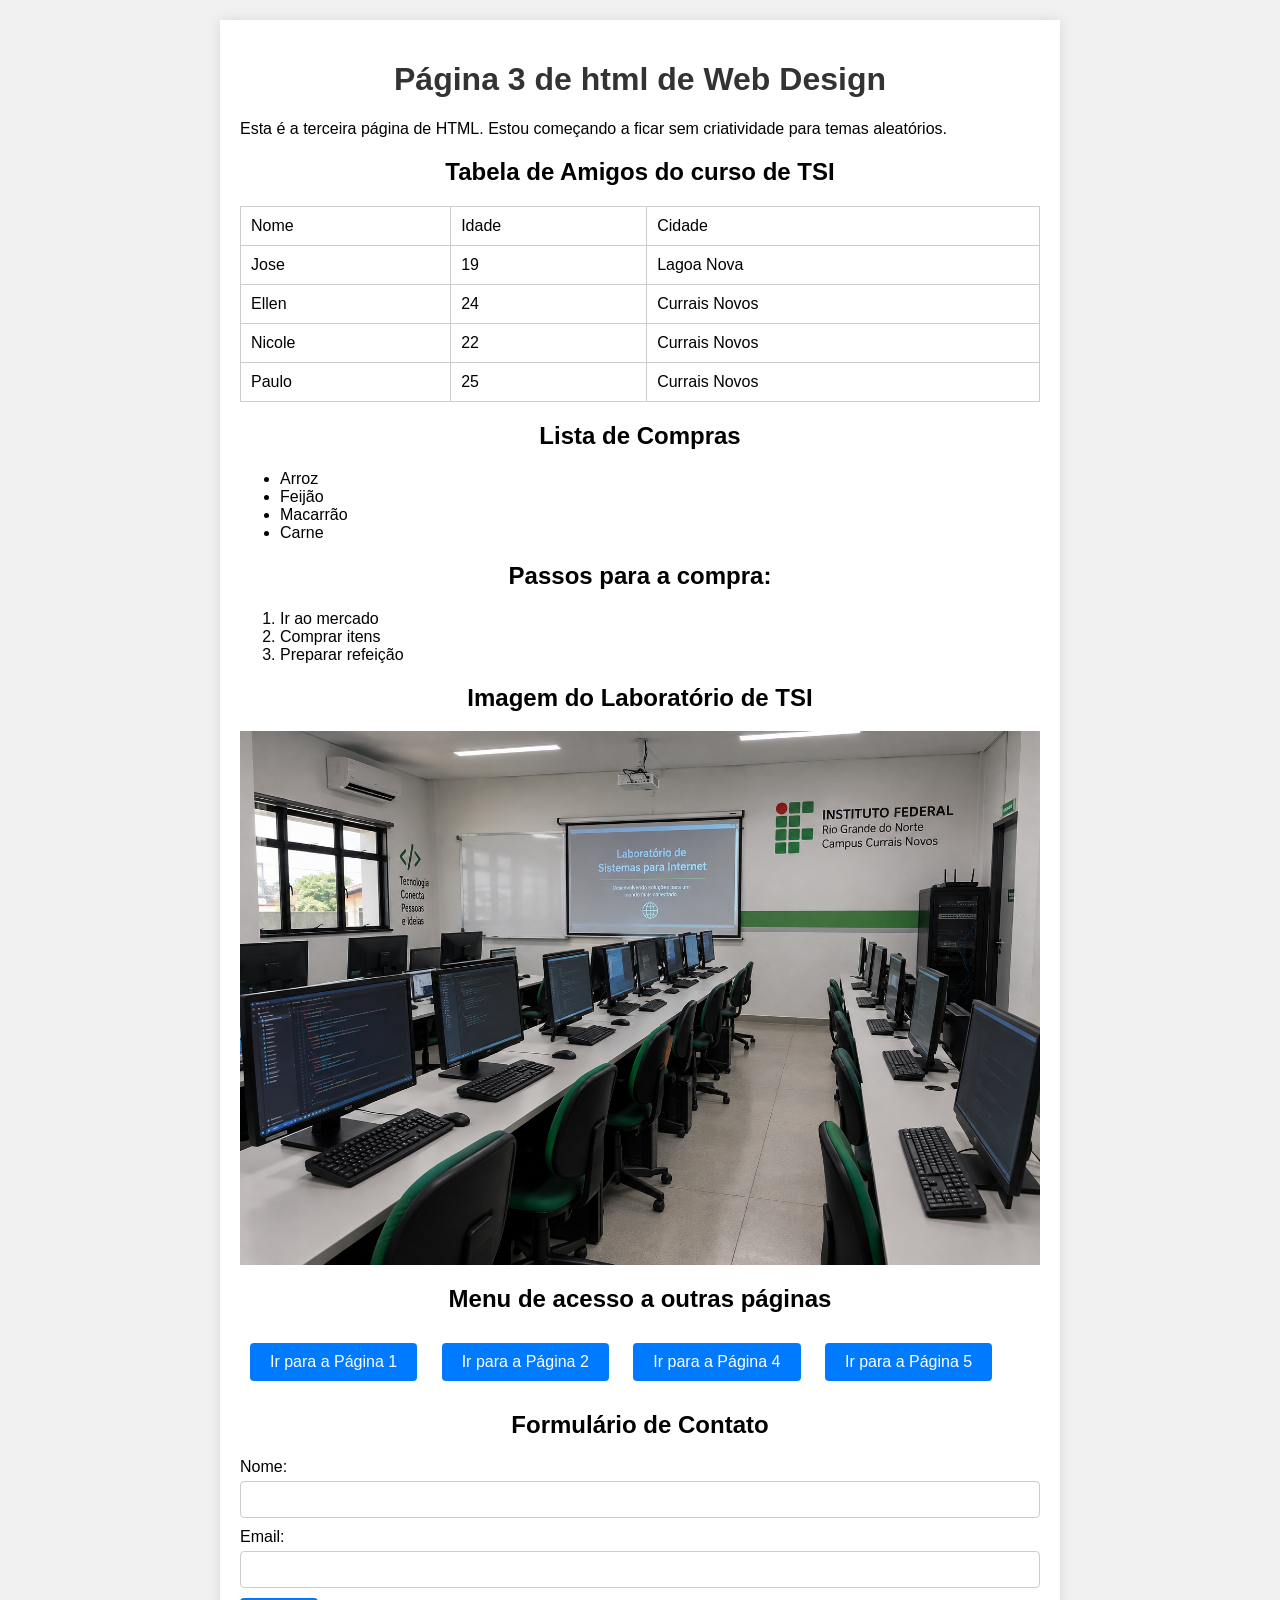
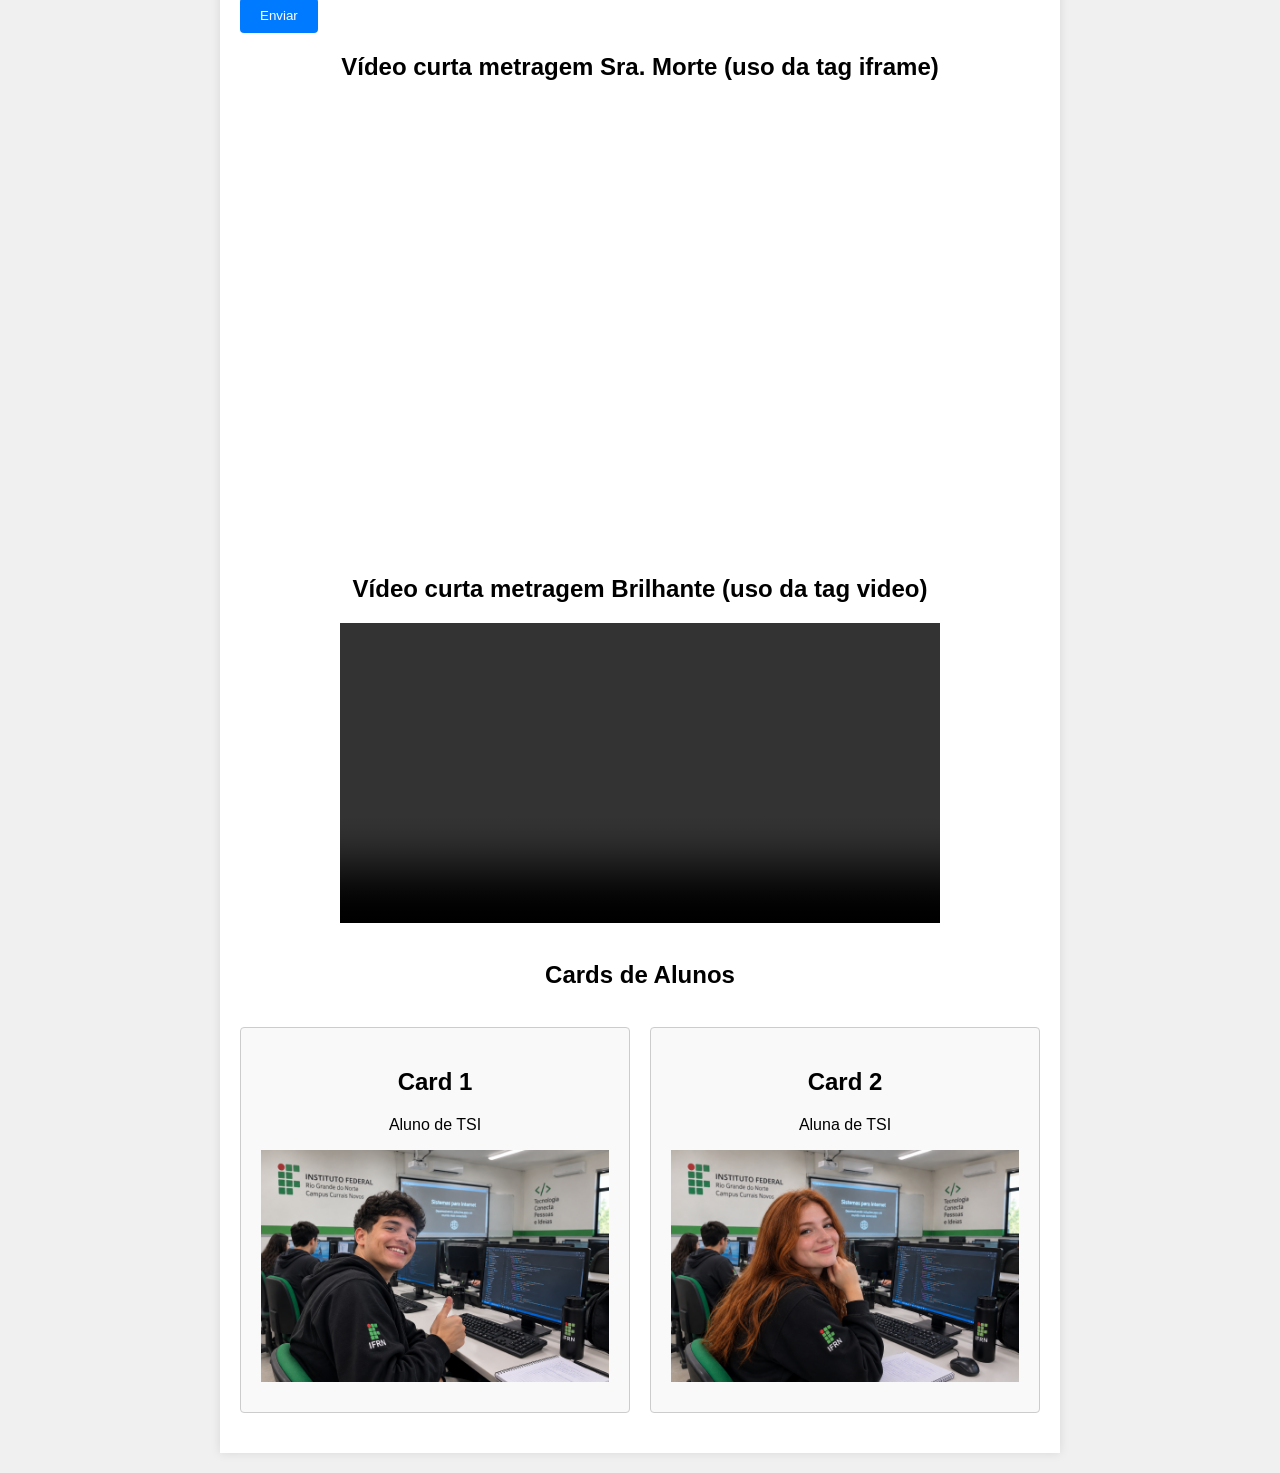
<file: index3.html>
<!DOCTYPE html>
<html lang="pt-br">    
    <head>
        <meta charset="UTF-8">
        <meta name="viewport" content="width=device-width, initial-scale=1.0">
        <title>Página 3 de html</title>
        <style>
            body {
                font-family: Arial, sans-serif;
                background-color: #f0f0f0;
                margin: 0;
                padding: 0;
            }
            .container {
                max-width: 800px;
                margin: 20px auto;
                padding: 20px;
                background-color: #fff;
                box-shadow: 0 0 10px rgba(0, 0, 0, 0.1);
            }
            h1 {
                color: #333;
            }
            table {
                width: 100%;
                border-collapse: collapse;
                margin-bottom: 20px;
            }
            table, th, td {
                border: 1px solid #ccc;
            }
            th, td {
                padding: 10px;
                text-align: left;
            }
            ul, ol {
                margin-bottom: 20px;
            }
            img {
                max-width: 100%;
                height: auto;
                display: block;
                margin-bottom: 20px;
            }
            a {
                display: inline-block;
                text-align: center;
                margin-right: 10px;
                margin: 10px;
                padding: 10px 20px;
                background-color: #007BFF;
                color: #ffffff;
                text-decoration: none;
                border-radius: 4px;
            }
            a:hover {
                text-decoration: underline;
            }
            form {
                margin-bottom: 20px;
            }
            label {
                display: block;
                margin-bottom: 5px;
            }
            input[type="text"], input[type="email"] {
                width: calc(100% - 22px);
                padding: 10px;
                margin-bottom: 10px;
                border: 1px solid #ccc;
                border-radius: 4px;
            }
            input[type="submit"] {
                padding: 10px 20px;
                background-color: #007BFF;
                color: #fff;
                border: none;
                border-radius: 4px;
                cursor: pointer;
            }
            input[type="submit"]:hover {
                background-color: #0056b3;
            }
            .video-container {
                position: relative;
                width: 100%;
                max-width: 900px;
                aspect-ratio: 16 / 9;
                margin: 0 auto;
            }

            .video-container iframe {
                width: 100%;
                height: 100%;
                border: none;
                border-radius: 12px;
            }
            .card-container {
                display: flex;
                gap: 20px;
                margin-bottom: 20px;
            }
            .card {
                flex: 1;
                padding: 20px;
                background-color: #f9f9f9;
                border: 1px solid #ccc;
                border-radius: 4px;
                text-align: center;
            }
            .card img {
                max-width: 100%;
                height: auto;
                margin-bottom: 10px;
            }
            video {
                width: 100%;
                max-width: 600px;
                height: auto;
                display: block;
                margin: 0 auto 20px;
            }
        </style>
    </head>
    <body>
        <div class="container">
            <h1 style="text-align: center;">Página 3 de html de Web Design</h1>
            <p>Esta é a terceira página de HTML. Estou começando a ficar sem criatividade para temas aleatórios.</p>
            <div class="table-container">
                <h2 style="text-align: center;">Tabela de Amigos do curso de TSI</h2>
                <table>
                    <tr>
                        <td>Nome</td>
                        <td>Idade</td>
                        <td>Cidade</td>
                    </tr>
                    <tr>
                        <td>Jose</td>
                        <td>19</td>
                        <td>Lagoa Nova</td>
                    </tr>
                    <tr>
                        <td>Ellen</td>
                        <td>24</td>
                        <td>Currais Novos</td>
                    </tr>
                    <tr>
                        <td>Nicole</td>
                        <td>22</td>
                        <td>Currais Novos</td>
                    </tr>
                    <tr>
                        <td>Paulo</td>
                        <td>25</td>
                        <td>Currais Novos</td> 
                     </tr>
                </table>
            </div>
            <div class="list-container">
                <h2 style="text-align: center;">Lista de Compras</h2>
                <ul>
                    <li>Arroz</li>
                    <li>Feijão</li>
                    <li>Macarrão</li>
                    <li>Carne</li>
                </ul>
                <h2 style="text-align: center;">Passos para a compra:</h2>
                <ol>
                    <li>Ir ao mercado</li>
                    <li>Comprar itens</li>
                    <li>Preparar refeição</li>
                </ol>
            </div>
            <div class="image-container">
                <h2 style="text-align: center;">Imagem do Laboratório de TSI</h2>
                <img src="Laboratório TSI.png" alt="Laboratório de TSI">
            </div>
            <div class="link-container">
                <h2 style="text-align: center;">Menu de acesso a outras páginas</h2>
                <a href="index.html">Ir para a Página 1</a>
                <a href="index2.html">Ir para a Página 2</a>
                <a href="index4.html">Ir para a Página 4</a>
                <a href="index5.html">Ir para a Página 5</a>
            </div>
            <div class="form-container">
                <h2 style="text-align: center;">Formulário de Contato</h2>
                <form action="#" method="post">
                    <label for="nome">Nome:</label>
                    <input type="text" id="nome" name="nome" required>
                    <label for="email">Email:</label>
                    <input type="email" id="email" name="email" required>
                    <input type="submit" value="Enviar">
                </form>
            </div>
            <div class="video-container">
                <h2 style="text-align: center;">Vídeo curta metragem Sra. Morte (uso da tag iframe)</h2>
                <iframe
                    src="https://www.youtube.com/watch?v=0XFltYJv3OE"
                    title="Vídeo"
                    frameborder="0"
                    allow="accelerometer; autoplay; clipboard-write; encrypted-media; gyroscope; picture-in-picture; web-share"
                    allowfullscreen>
                </iframe>
                <h2 style="text-align: center;">Vídeo curta metragem Brilhante (uso da tag video)</h2>
                <video controls >
                    <source src="Brilhante - Curta Metragem de Animação (2021).mp4" type="video/mp4">
                    Seu navegador não suporta o elemento de vídeo.
                </video>
            </div>
                <br>
                <h2 style="text-align: center;">Cards de Alunos</h2>
                <br>
            <div class="card-container">
                
                <div class="card">
                    <h2>Card 1</h2>
                    <p>Aluno de TSI</p>
                    <img src="aluno TSI.png" alt="Aluno de TSI">
                </div>
                <div class="card">
                    <h2>Card 2</h2>
                    <p>Aluna de TSI</p>
                    <img src="aluna TSI.png" alt="Aluna de TSI">
                </div>
            </div>
        </div>
    </body>
</html>
</file>
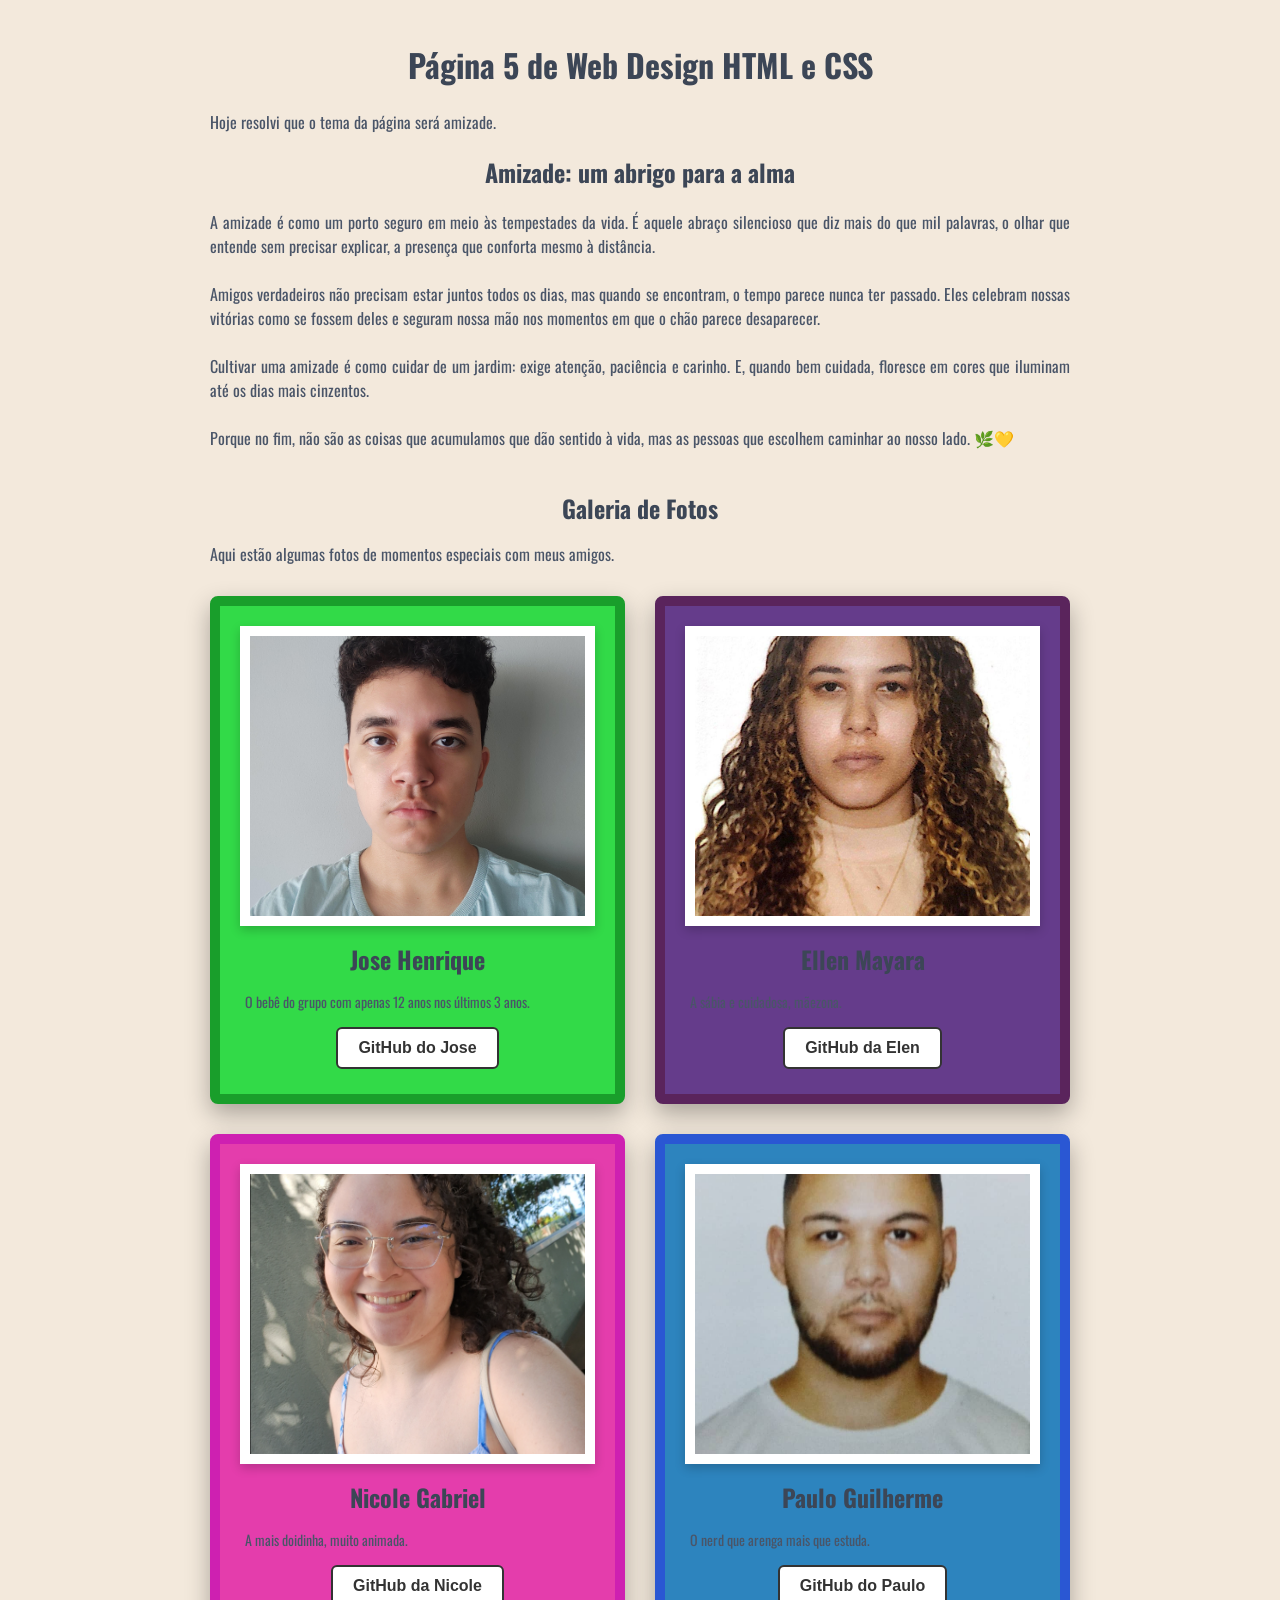
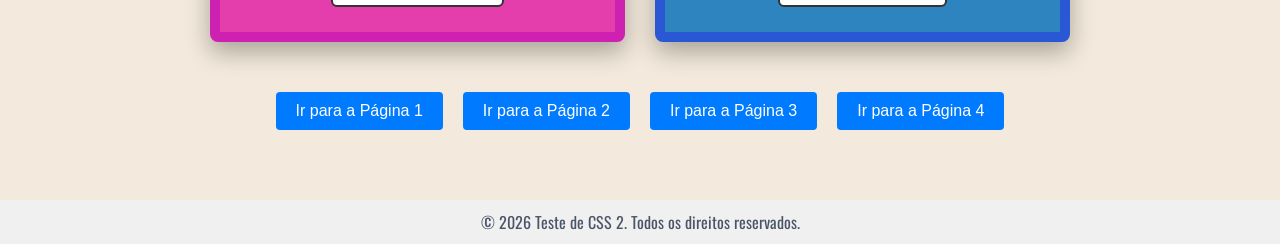
<file: index5.html>
<!DOCTYPE html>
<html lang="pt-BR">

<head>
    <meta charset="UTF-8">
    <meta name="viewport" content="width=device-width, initial-scale=1.0">

    <title>Página 5 de Web Design</title>

    <link rel="stylesheet" href="style2.css">

    <link rel="preconnect" href="https://fonts.googleapis.com">
    <link rel="preconnect" href="https://fonts.gstatic.com" crossorigin>
    <link href="https://fonts.googleapis.com/css2?family=Amatic+SC:wght@400;700&family=Oswald:wght@200..700&display=swap" rel="stylesheet">
</head>

<body>

    <div class="container">

        <div class="introducao">

            <h1>Página 5 de Web Design HTML e CSS</h1>

            <p>
                Hoje resolvi que o tema da página será amizade.
            </p>

            <h2>Amizade: um abrigo para a alma</h2>

            <p>
                A amizade é como um porto seguro em meio às tempestades da vida.
                É aquele abraço silencioso que diz mais do que mil palavras,
                o olhar que entende sem precisar explicar, a presença que
                conforta mesmo à distância.
                <br><br>

                Amigos verdadeiros não precisam estar juntos todos os dias,
                mas quando se encontram, o tempo parece nunca ter passado.
                Eles celebram nossas vitórias como se fossem deles e seguram
                nossa mão nos momentos em que o chão parece desaparecer.
                <br><br>

                Cultivar uma amizade é como cuidar de um jardim: exige atenção,
                paciência e carinho. E, quando bem cuidada, floresce em cores
                que iluminam até os dias mais cinzentos.
                <br><br>

                Porque no fim, não são as coisas que acumulamos que dão sentido
                à vida, mas as pessoas que escolhem caminhar ao nosso lado.
                🌿💛
            </p>

        </div>

        <div class="galeria">

            <h2>Galeria de Fotos</h2>

            <p>
                Aqui estão algumas fotos de momentos especiais com meus amigos.
            </p>

            <div class="fotos">

                <div class="porta-retrato-jose">

                    <div class="foto">
                        <img src="jose.jpg" alt="Foto de Jose Henrique">
                    </div>

                    <div class="legenda">
                        <h1>Jose Henrique</h1>

                        <p>
                            O bebê do grupo com apenas 12 anos nos últimos 3 anos.
                        </p>

                        <a id="botao-jose" href="https://github.com/zehelll" target="_blank"> GitHub do Jose </a>
                    </div>

                </div>

                <div class="porta-retrato-elen">

                    <div class="foto">
                        <img src="elen.jpeg" alt="Foto de Ellen Mayara">
                    </div>

                    <div class="legenda">
                        <h1>Ellen Mayara</h1>

                        <p>
                            A sábia e cuidadosa, mãezona.
                        </p>

                        <a id="botao-elen" href="https://github.com/ellenmayara" target="_blank"> GitHub da Elen </a>
                    </div>

                </div>

                <div class="porta-retrato-nicole">

                    <div class="foto">
                        <img src="nicole.jpg" alt="Foto de Nicole Gabriel">
                    </div>

                    <div class="legenda">
                        <h1>Nicole Gabriel</h1>

                        <p>
                            A mais doidinha, muito animada.
                        </p>

                        <a id="botao-nicole" href="https://github.com/nicoletsi" target="_blank"> GitHub da Nicole </a>
                    </div>

                </div>

                <div class="porta-retrato-paulo">

                    <div class="foto">
                        <img src="paulo.jpeg" alt="Foto de Paulo Guilherme">
                    </div>

                    <div class="legenda">
                        <h1>Paulo Guilherme</h1>

                        <p>
                            O nerd que arenga mais que estuda.
                        </p>

                        <a id="botao-paulo" href="https://github.com/guipaulo" target="_blank"> GitHub do Paulo </a>
                    </div>

                </div>

            </div>

        </div>

        <div class="acessar">

            <a href="index.html">Ir para a Página 1</a>

            <a href="index2.html">Ir para a Página 2</a>

            <a href="index3.html">Ir para a Página 3</a>

            <a href="index4.html">Ir para a Página 4</a>

        </div>

    </div>

    <div class="footer">

        <p>
            &copy; 2026 Teste de CSS 2. Todos os direitos reservados.
        </p>

    </div>

</body>

</html>
</file>
<file: style2.css>
* {
    box-sizing: border-box;
}

body {
    min-height: 100vh;
    margin: 0;
    background-color: #f3e9dc;
    font-family: Arial, sans-serif;
}

.container {
    width: 100%;
    max-width: 900px;
    margin: 0 auto;
    padding: 20px;
}

h1, h2, p {
    font-family: "Oswald", sans-serif;
}

h1, h2 {
    text-align: center;
    color: #3C4656;
}

p {
    text-align: justify;
    color: #4A5568;
}

.introducao {
    margin-bottom: 40px;
}

.galeria {
    margin-top: 30px;
}

.galeria > h2 {
    margin-bottom: 10px;
}

.galeria > p {
    margin-bottom: 30px;
}

.fotos {
    display: grid;
    grid-template-columns: repeat(2, 1fr);
    gap: 30px;
}

.porta-retrato-jose, .porta-retrato-elen, .porta-retrato-nicole, .porta-retrato-paulo {
    width: 100%;
    padding: 20px;
    border-radius: 8px;
    box-shadow: 0 10px 25px rgba(0, 0, 0, 0.3);
    text-align: center;
    transition: 0.3s;
}

.porta-retrato-jose {
    background-color: #32da48;
    border: 10px solid #199e2b;
}

.porta-retrato-elen {
    background-color: #653c8b;
    border: 10px solid #5a245c;
}

.porta-retrato-nicole {
    background-color: #e43dac;
    border: 10px solid #ce20b1;
}

.porta-retrato-paulo {
    background-color: #2d84be;
    border: 10px solid #2a57d3;
}

.porta-retrato-jose:hover, .porta-retrato-elen:hover, .porta-retrato-nicole:hover, .porta-retrato-paulo:hover {
    transform: translateY(-8px);
    box-shadow:0 15px 30px rgba(0, 0, 0, 0.35);
}

.foto {
    background-color: white;
    padding: 10px;
    box-shadow:0 4px 10px rgba(0, 0, 0, 0.2);
}

.foto img {
    width: 100%;
    height: 280px;
    object-fit: cover;
    display: block;
}

.legenda {
    color: white;

    padding: 15px 5px 5px;
}

.legenda h1 {
    font-size: 24px;
    margin-top: 0;
    margin-bottom: 8px;
}

.legenda p {
    font-size: 14px;
    margin-bottom: 0;
}

#botao-jose, #botao-elen, #botao-nicole, #botao-paulo {
    display: inline-block;
    margin-top: 15px;
    padding: 10px 20px;
    background-color: #ffffff;
    color: #333333;
    text-decoration: none;
    font-family: Arial, sans-serif;
    font-weight: bold;
    border-radius: 6px;
    border: 2px solid #333333;
    transition: 0.3s;
}

#botao-jose:hover, #botao-elen:hover, #botao-nicole:hover, #botao-paulo:hover {
    background-color: #333333;
    color: #ffffff;
    transform: translateY(-3px);
    box-shadow: 0 5px 10px rgba(0, 0, 0, 0.3);
}

.acessar {
    display: flex;
    justify-content: center;
    align-items: center;
    flex-wrap: wrap;
    margin-top: 40px;
}

.acessar a {
    display: inline-block;
    margin: 10px;
    padding: 10px 20px;
    background-color: #007BFF;
    color: #ffffff;
    text-decoration: none;
    border-radius: 4px;
    transition: 0.3s;
}

.acessar a:hover {
    background-color: #0056b3;
    transform: translateY(-3px);
    box-shadow: 0 5px 10px rgba(0, 0, 0, 0.2);
}

.footer {
    width: 100%;
    margin-top: 40px;
    padding: 10px;
    background-color: #f0f0f0;
    text-align: center;
}

.footer p {
    text-align: center;
    margin: 0;
}

@media (max-width: 700px) {

    .fotos {
        grid-template-columns: 1fr;
    }

}

@media (max-width: 600px) {

    .container {
        width: 100%;
        padding: 15px;
    }

    h1 {
        font-size: 28px;
    }

    h2 {
        font-size: 23px;
    }

    p {
        font-size: 16px;
    }

    .porta-retrato-jose, .porta-retrato-elen, .porta-retrato-nicole, .porta-retrato-paulo {
        padding: 15px;
        border-width: 7px;
    }

    .foto img {
        height: 250px;
    }

    .acessar {
        display: flex;
        flex-direction: column;
        align-items: center;
    }

    .acessar a {
        width: 80%;
        max-width: 300px;
        text-align: center;
        margin: 5px;
    }

}
</file>
